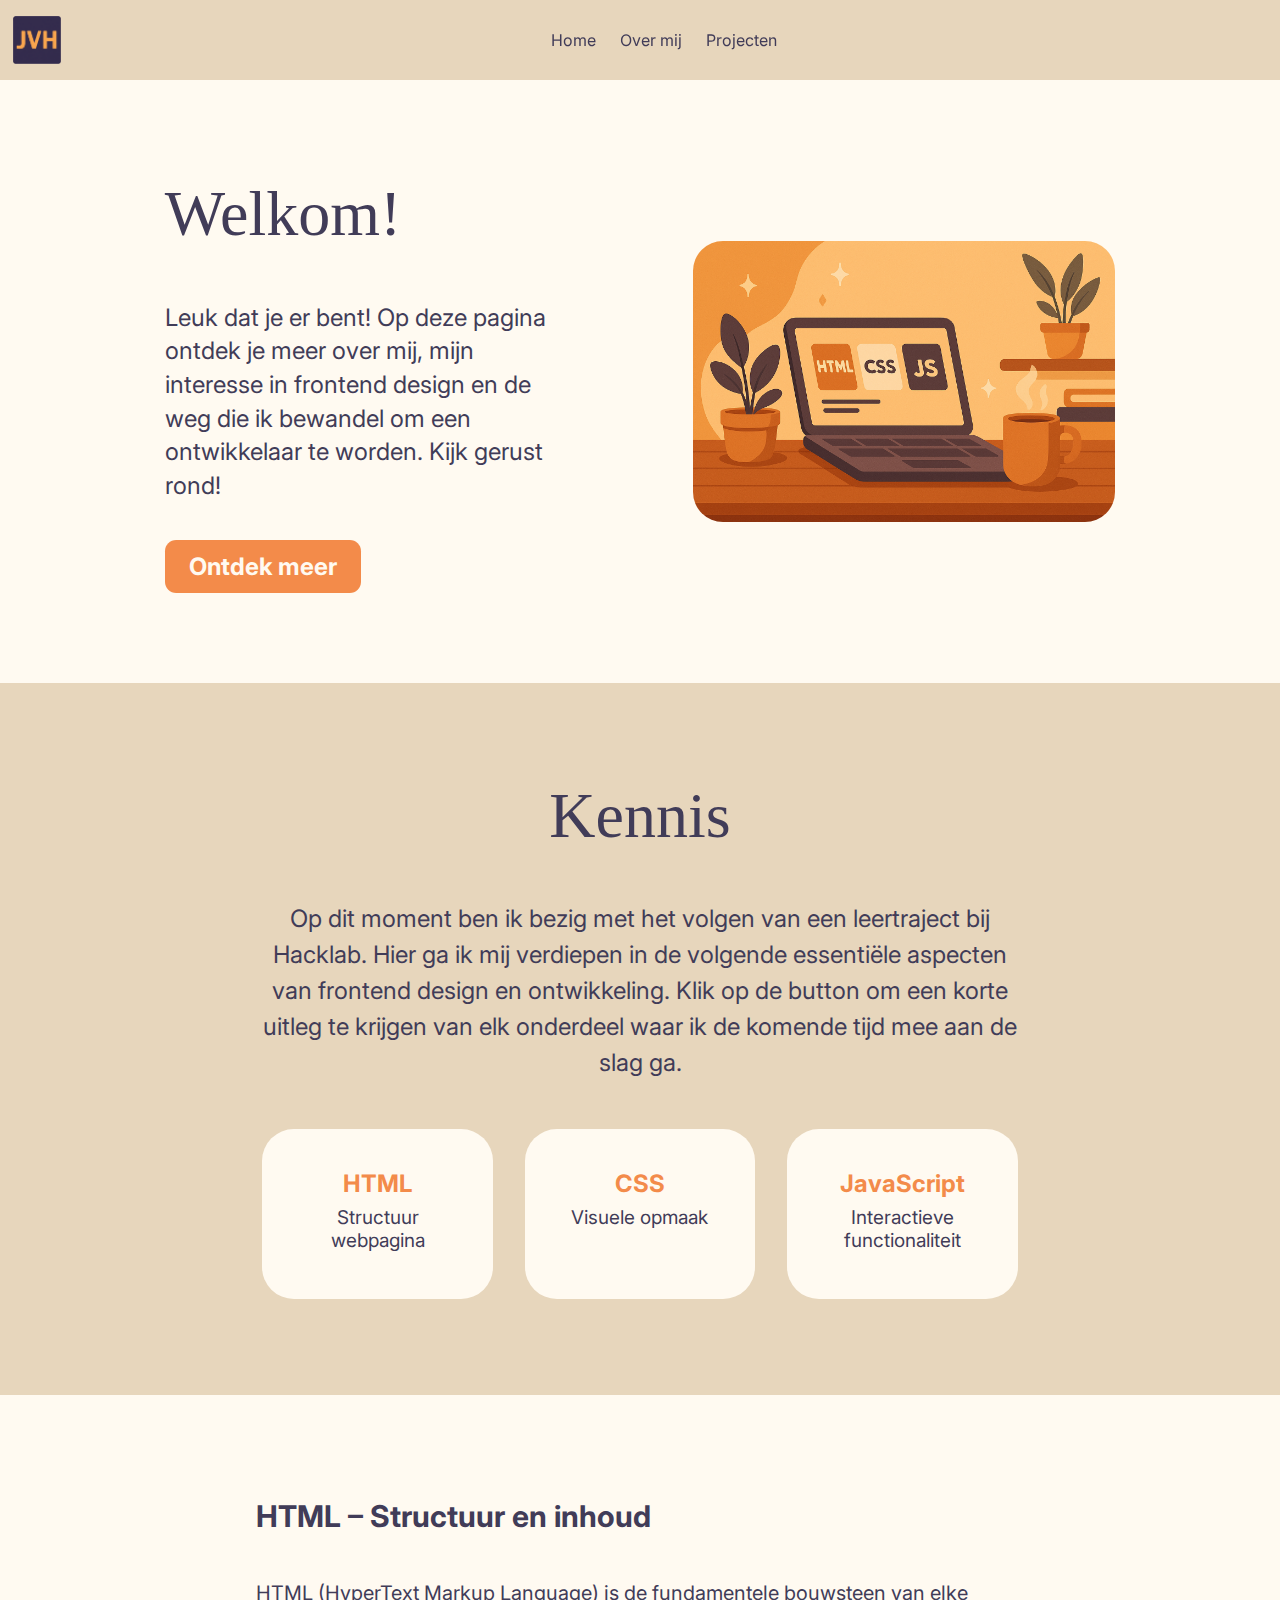
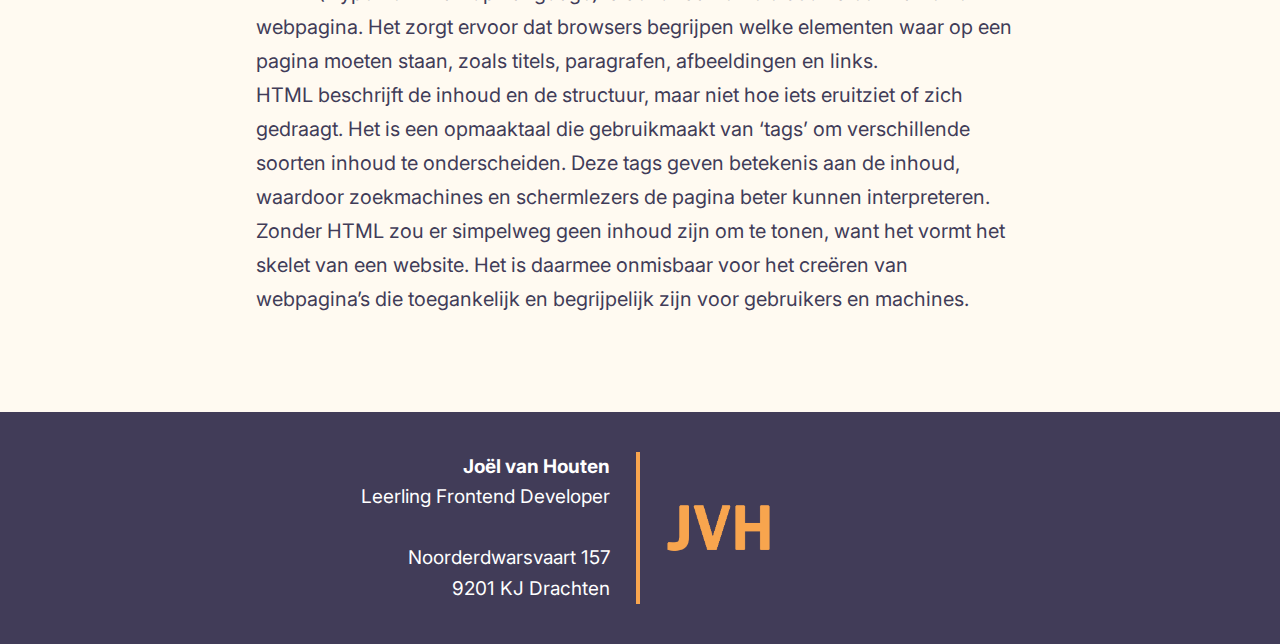
<file: index.html>
<!DOCTYPE html>
<html lang="nl">
    <head>
        <meta charset="UTF-8">
        <meta name="viewport" content="width=device-width, initial-scale=1">

        <title>Home - Profiel - Joel van Houten</title>

        <link rel="icon" type="image/png" href="favicon-128x128.png"/>
        <link rel="stylesheet" href="style/style.css">

        <link rel="preconnect" href="https://fonts.googleapis.com">
        <link rel="preconnect" href="https://fonts.gstatic.com" crossorigin>
        <link href="https://fonts.googleapis.com/css2?family=Inter:ital,opsz,wght@0,14..32,100..900;1,14..32,100..900&family=Kreon:wght@300..700&display=swap" rel="stylesheet">
    </head>

    <body>
        <nav id="navbar"></nav>
        <section id="hero">
            <div class="hero-container-left">
                <h1 class="hero-heading-tekst">Welkom!</h1>
                <p class="hero-inleiding">
                    Leuk dat je er bent! Op deze pagina ontdek je meer over mij, mijn interesse in frontend design en de weg die ik bewandel om een ontwikkelaar te worden. Kijk gerust rond!
                </p>
                <a href="../pages/projecten.html" class="hero-button">Ontdek meer</a>
            </div>
            <div class="hero-container-right">
                <img src="images/hero.png" alt="Hero Image" class="hero-img">
            </div>    
        </section>
        <section id="kennis">
            <div class="kennis-container">  
                <div class="kennis-heading-tekst">Kennis</div>
                    <p class="kennis-inleiding">
                        Op dit moment ben ik bezig met het volgen van een leertraject bij Hacklab. Hier ga ik mij verdiepen in de volgende essentiële aspecten van frontend design en ontwikkeling. Klik op de button om een korte uitleg te krijgen van elk onderdeel waar ik de komende tijd mee aan de slag ga.
                    </p>
                    <div class="kennis-buttons-container">
                        <div class="kennis-button" onclick="kennisUitleg('HTML')">
                            <h2 class="kennis-button-heading">HTML</h2>
                            <p class="kennis-button-tekst">Structuur webpagina</p>
                        </div>
                        <div class="kennis-button" onclick="kennisUitleg('CSS')">
                            <h2 class="kennis-button-heading">CSS</h2>
                            <p class="kennis-button-tekst">Visuele opmaak</p>
                        </div>
                        <div class="kennis-button" onclick="kennisUitleg('JavaScript')">
                            <h2 class="kennis-button-heading">JavaScript</h2>
                            <p class="kennis-button-tekst">Interactieve functionaliteit</p>
                        </div>
                    </div>
            </div>
        </section>
        <section id="kennis-uitleg">
            <div id="kennis-uitleg-container">
                <h2>HTML – Structuur en inhoud</h2>
                <br>
                <p>
                    HTML (HyperText Markup Language) is de fundamentele bouwsteen van elke webpagina. 
                    Het zorgt ervoor dat browsers begrijpen welke elementen waar op een pagina moeten staan, 
                    zoals titels, paragrafen, afbeeldingen en links.
                </p>
                <p>
                    HTML beschrijft de inhoud en de structuur, maar niet hoe iets eruitziet of zich gedraagt. 
                    Het is een opmaaktaal die gebruikmaakt van ‘tags’ om verschillende soorten inhoud te onderscheiden. 
                    Deze tags geven betekenis aan de inhoud, waardoor zoekmachines en schermlezers de pagina beter kunnen interpreteren.
                </p>
                <p>
                    Zonder HTML zou er simpelweg geen inhoud zijn om te tonen, want het vormt het skelet van een website. 
                    Het is daarmee onmisbaar voor het creëren van webpagina’s die toegankelijk en begrijpelijk zijn 
                    voor gebruikers en machines.
                </p>
            </div>
        </section>
        <footer id="footer"></footer>
        <script src="js/laad-layout.js"></script> 
        <script src="js/laad-kennis.js"></script>    
    </body>
</html>
</file>
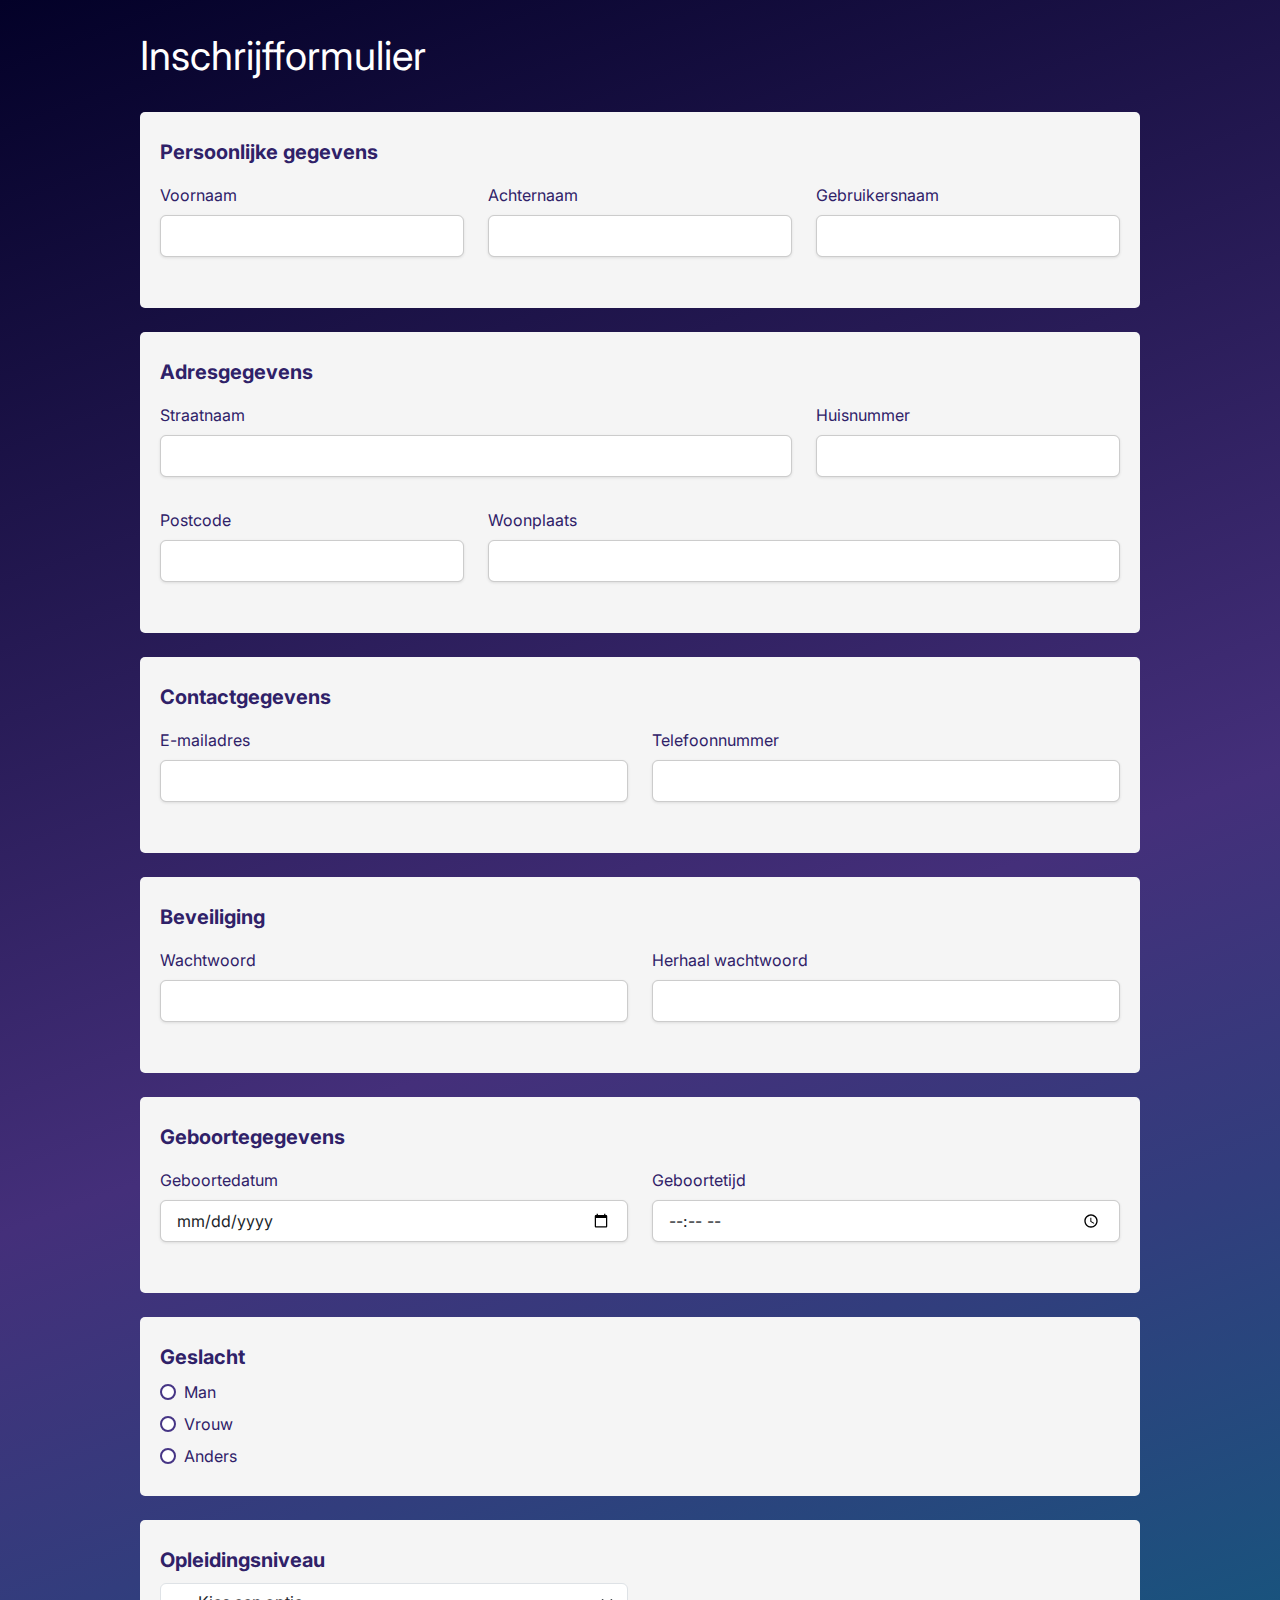
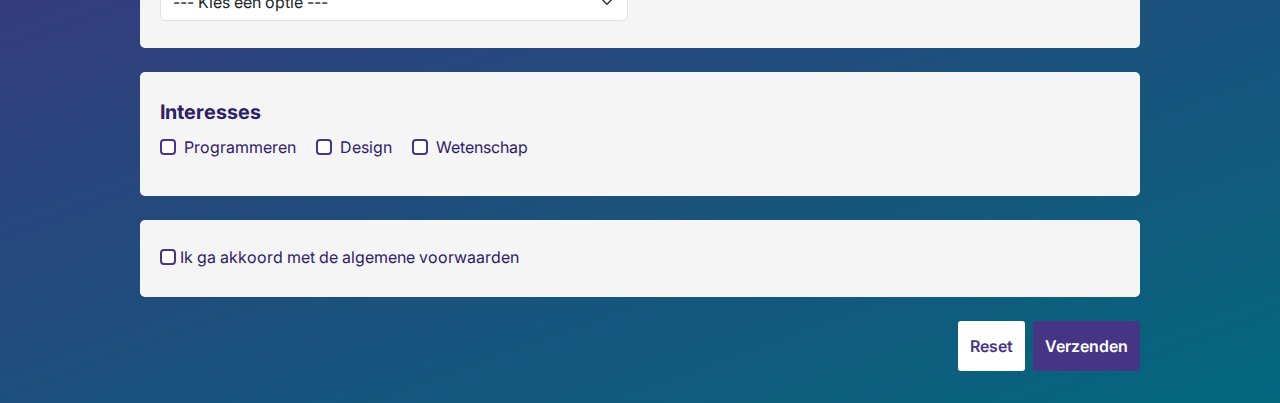
<file: projecten/project_inschrijfformulier/index.html>
<!DOCTYPE html>
<html lang="nl">
<head>
    <meta charset="UTF-8">
    <meta name="viewport" content="width=device-width, initial-scale=1">
    <title>Inschrijfformulier</title>

    <link rel="icon" type="image/png" href="favicon-512x512.png"/>
    <link href="https://cdn.jsdelivr.net/npm/bootstrap@5.3.7/dist/css/bootstrap.min.css" rel="stylesheet" crossorigin="anonymous">
    <link rel="stylesheet" href="style/style.css">
    <link rel="preconnect" href="https://fonts.googleapis.com">
    <link rel="preconnect" href="https://fonts.gstatic.com" crossorigin>
    <link href="https://fonts.googleapis.com/css2?family=Inter:wght@400;700&family=Kreon:wght@300..700&display=swap" rel="stylesheet">
</head>

<body>
    <form id="registrationForm" onsubmit="return validateForm()">
        <h1>Inschrijfformulier</h1>

        <fieldset>
            <legend>Persoonlijke gegevens</legend>
            <div class="row">
                <div class="col-md-4 mb-3">
                    <label for="FirstName">Voornaam</label>
                    <input type="text" id="FirstName" class="form-control" name="FirstName" validate="required|min:2|max:10">
                    <div for="FirstName" class="error"></div>
                </div>
                <div class="col-md-4 mb-3">
                    <label for="LastName">Achternaam</label>
                    <input type="text" id="LastName" class="form-control" name="LastName" validate="required|min:2|max:10">
                    <div for="LastName" class="error"></div>
                </div>
                <div class="col-md-4 mb-3">
                    <label for="UserName">Gebruikersnaam</label>
                    <input type="text" id="UserName" class="form-control" name="UserName" validate="required|min:2|max:25|noSpaces">
                    <div for="UserName" class="error"></div>
                </div>
            </div>
        </fieldset>

        <fieldset>
            <legend>Adresgegevens</legend>
            <div class="row">
                <div class="col-md-8 mb-3">
                    <label for="StreetName">Straatnaam</label>
                    <input type="text" id="StreetName" class="form-control" name="StreetName" validate="required|min:1|max:50">
                    <div for="StreetName" class="error"></div>
                </div>
                <div class="col-md-4 mb-3">
                    <label for="HouseNumber">Huisnummer</label>
                    <input type="text" id="HouseNumber" class="form-control" name="HouseNumber" validate="required|min:1|max:10|numeric">
                    <div for="HouseNumber" class="error"></div>
                </div>
            </div>

            <div class="row">
                <div class="col-md-4 mb-3">
                    <label for="PostalCode">Postcode</label>
                    <input type="text" id="PostalCode" class="form-control" name="PostalCode" validate="required|min:4|max:10|postcode">
                    <div for="PostalCode" class="error"></div>
                </div>
                <div class="col-md-8 mb-3">
                    <label for="Residence">Woonplaats</label>
                    <input type="text" id="Residence" class="form-control" name="Residence" validate="required|min:2|max:50">
                    <div for="Residence" class="error"></div>
                </div>
            </div>
        </fieldset>

        <fieldset>
            <legend>Contactgegevens</legend>
            <div class="row">
                <div class="col-md-6 mb-3">
                    <label for="Email">E-mailadres</label>
                    <input type="email" id="Email" class="form-control" name="Email" validate="required|email">
                    <div for="Email" class="error"></div>
                </div>
                <div class="col-md-6 mb-3">
                    <label for="Telephone">Telefoonnummer</label>
                    <input type="text" id="Telephone" class="form-control" name="Telephone" validate="required|min:2|max:20">
                    <div for="Telephone" class="error"></div>
                </div>
            </div>
        </fieldset>

        <fieldset>
            <legend>Beveiliging</legend>
            <div class="row">
                <div class="col-md-6 mb-3">
                    <label for="Password">Wachtwoord</label>
                    <input type="password" id="Password" class="form-control" name="Password" validate="required|min:6|max:20">
                    <div for="Password" class="error"></div>
                </div>
                <div class="col-md-6 mb-3">
                    <label for="RepeatPassword">Herhaal wachtwoord</label>
                    <input type="password" id="RepeatPassword" class="form-control" name="RepeatPassword" validate="required|match:Password">
                    <div for="RepeatPassword" class="error"></div>
                </div>
            </div>
        </fieldset>

        <fieldset>
            <legend>Geboortegegevens</legend>
            <div class="row">
                <div class="col-md-6 mb-3">
                    <label for="birthday" class="form-label">Geboortedatum</label>
                    <input type="date" id="birthday" name="birthday" class="form-control">
                    <div for="birthday" class="error"></div>
                </div>
                <div class="col-md-6 mb-3">
                    <label for="birthtime" class="form-label">Geboortetijd</label>
                    <input type="time" id="birthtime" name="birthtime" class="form-control">
                    <div for="birthtime" class="error"></div>
                </div>
            </div>
        </fieldset>

        <fieldset class="mb-3">
            <legend class="form-label">Geslacht</legend>
            <div class="form-check">
                <input class="form-check-input" type="radio" name="gender" id="genderMan" value="man" validate="required">
                <label class="form-check-label" for="genderMan">Man</label>
            </div>
            <div class="form-check">
                <input class="form-check-input" type="radio" name="gender" id="genderVrouw" value="vrouw">
                <label class="form-check-label" for="genderVrouw">Vrouw</label>
            </div>
            <div class="form-check">
                <input class="form-check-input" type="radio" name="gender" id="genderAnders" value="anders">
                <label class="form-check-label" for="genderAnders">Anders</label>
            </div>
            <div for="gender" class="error"></div>
        </fieldset>

        <fieldset class="mb-3">
            <legend class="form-label">Opleidingsniveau</legend>
            <div class="row">
                <div class="col-md-6">
                    <select class="form-select" id="educationLevel" name="educationLevel" validate="required">
                        <option value="" disabled selected>--- Kies een optie ---</option>
                        <option value="vmbo">VMBO</option>
                        <option value="mbo">MBO</option>
                        <option value="havo">HAVO</option>
                        <option value="vwo">VWO</option>
                        <option value="hbo">HBO</option>
                        <option value="universiteit">Universiteit</option>
                    </select>
                </div>
                <div for="educationLevel" class="error"></div>
            </div>
        </fieldset>

        <fieldset class="mb-3">
            <legend class="form-label">Interesses</legend>
            <div class="form-check form-check-inline">
                <input class="form-check-input" type="checkbox" id="interesseProgrammeren" name="interesses[]" value="Programmeren" validate="required">
                <label class="form-check-label" for="interesseProgrammeren">Programmeren</label>
            </div>
            <div class="form-check form-check-inline">
                <input class="form-check-input" type="checkbox" id="interesseDesign" name="interesses[]" value="Design">
                <label class="form-check-label" for="interesseDesign">Design</label>
            </div>
            <div class="form-check form-check-inline">
                <input class="form-check-input" type="checkbox" id="interesseWetenschap" name="interesses[]" value="Wetenschap">
                <label class="form-check-label" for="interesseWetenschap">Wetenschap</label>
            </div>
            <div for="Interesses" class="error"></div>
        </fieldset>

        <fieldset class="mb-3">
            <label class="form-check-label" for="algemeneVoorwaarden">
                <input class="form-check-input" type="checkbox" id="algemeneVoorwaarden" name="algemeneVoorwaarden" validate="required|Agreement">
                Ik ga akkoord met de algemene voorwaarden
            </label>
            <div for="algemeneVoorwaarden" class="error"></div>
        </fieldset>

        <div class="d-flex justify-content-end gap-2">
            <button type="reset" class="btn btn-secondary">Reset</button>
            <button type="submit" class="btn btn-primary">Verzenden</button>
        </div>
    </form>

<script>
document.addEventListener('DOMContentLoaded', () => {
    const form = document.getElementById('registrationForm');
    const inputs = document.querySelectorAll('[validate]');
    
    const foutmeldingen = {
        UserName: {
            required: "Gebruikersnaam is verplicht.",
            min: "Gebruikersnaam moet minimaal 2 tekens bevatten.",
            max: "Gebruikersnaam mag maximaal 30 tekens bevatten.",
            noSpaces: "Gebruikersnaam mag geen spaties bevatten."
        },

        birthday: {
            required: "Geboortedatum is verplicht.",
            past: "Geboortedatum moet in het verleden liggen."
        },
        gender: {
            required: "Kies een geslacht."
        },
        interesses: {
            required: "Kies minimaal één interesse."
        },

        PostalCode: {
            required: "Postcode is verplicht.",
            min: "Postcode moet minimaal 4 tekens bevatten.",
            max: "Postcode mag maximaal 10 tekens bevatten.",
            postcode: "Ongeldige postcode. Gebruik formaat 1234AB of 1234 AB."
        }
    };
});
</script>

</body>
</html>
</file>
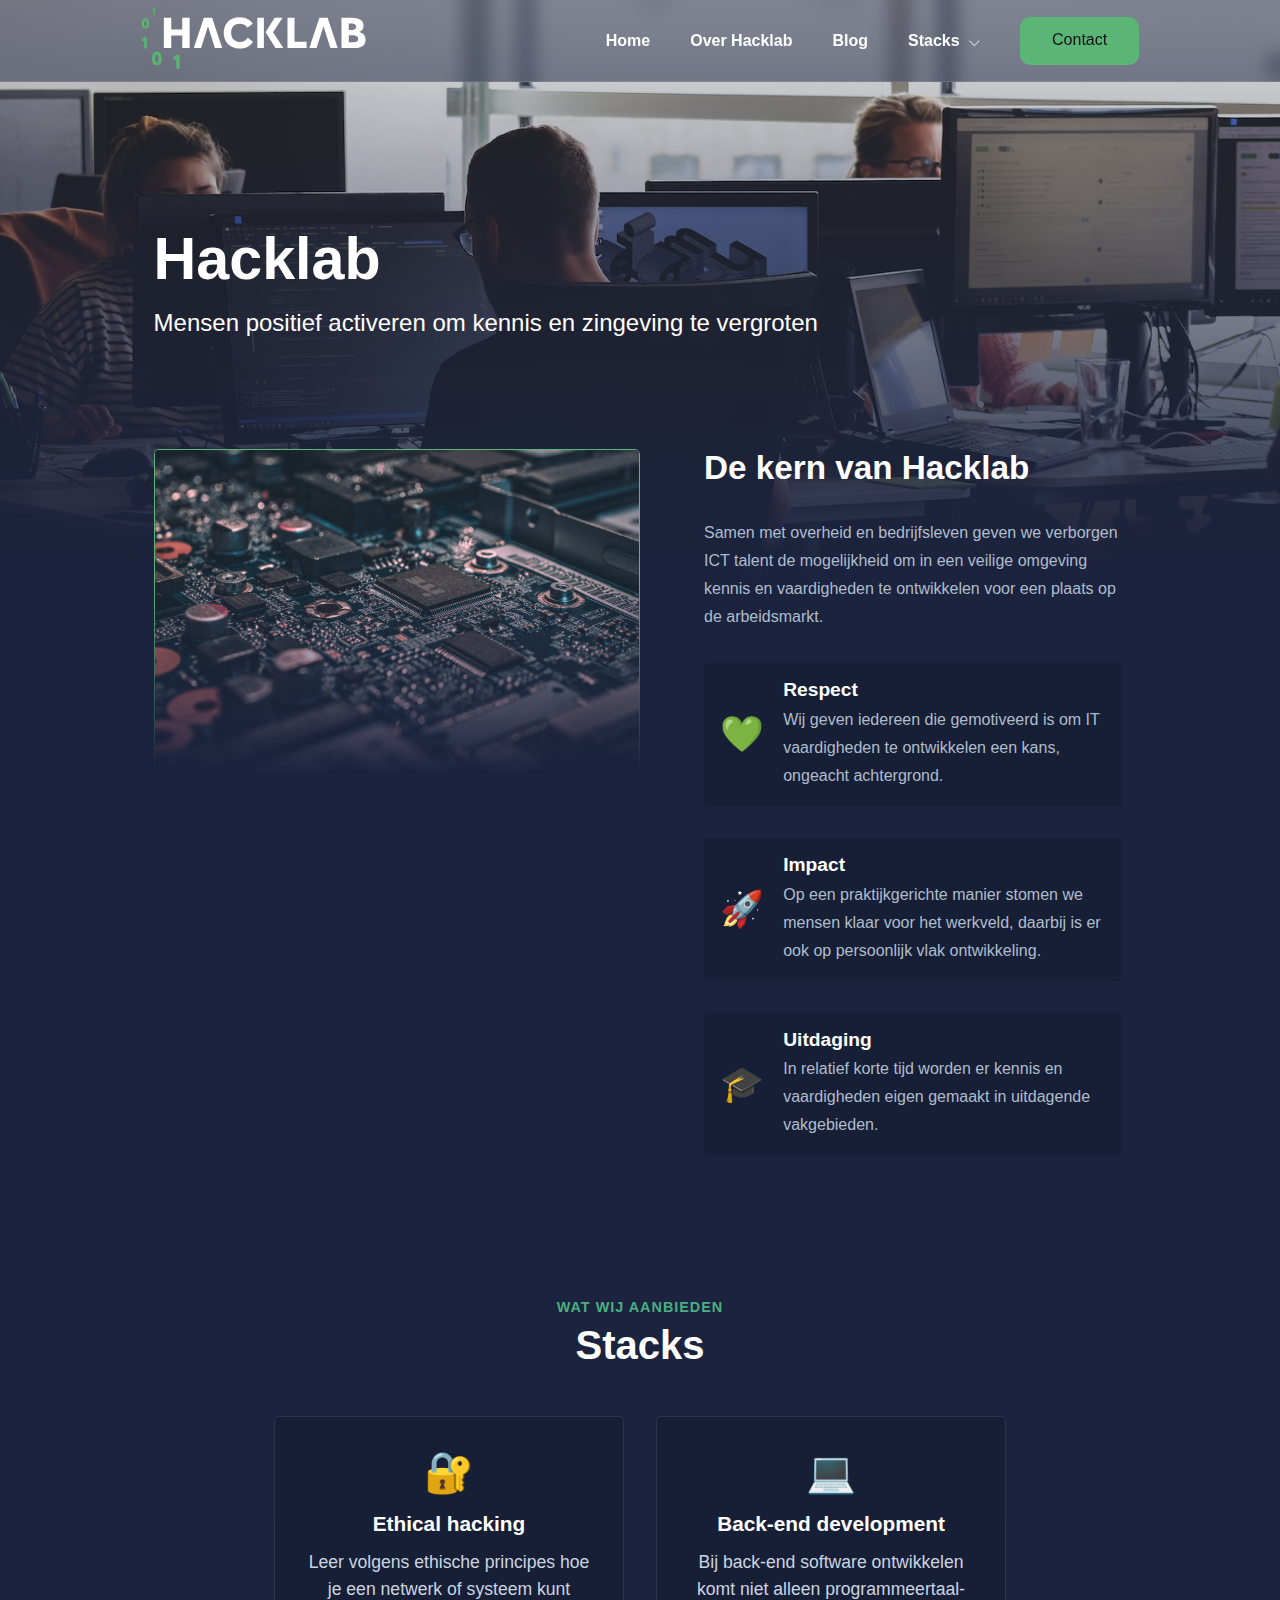
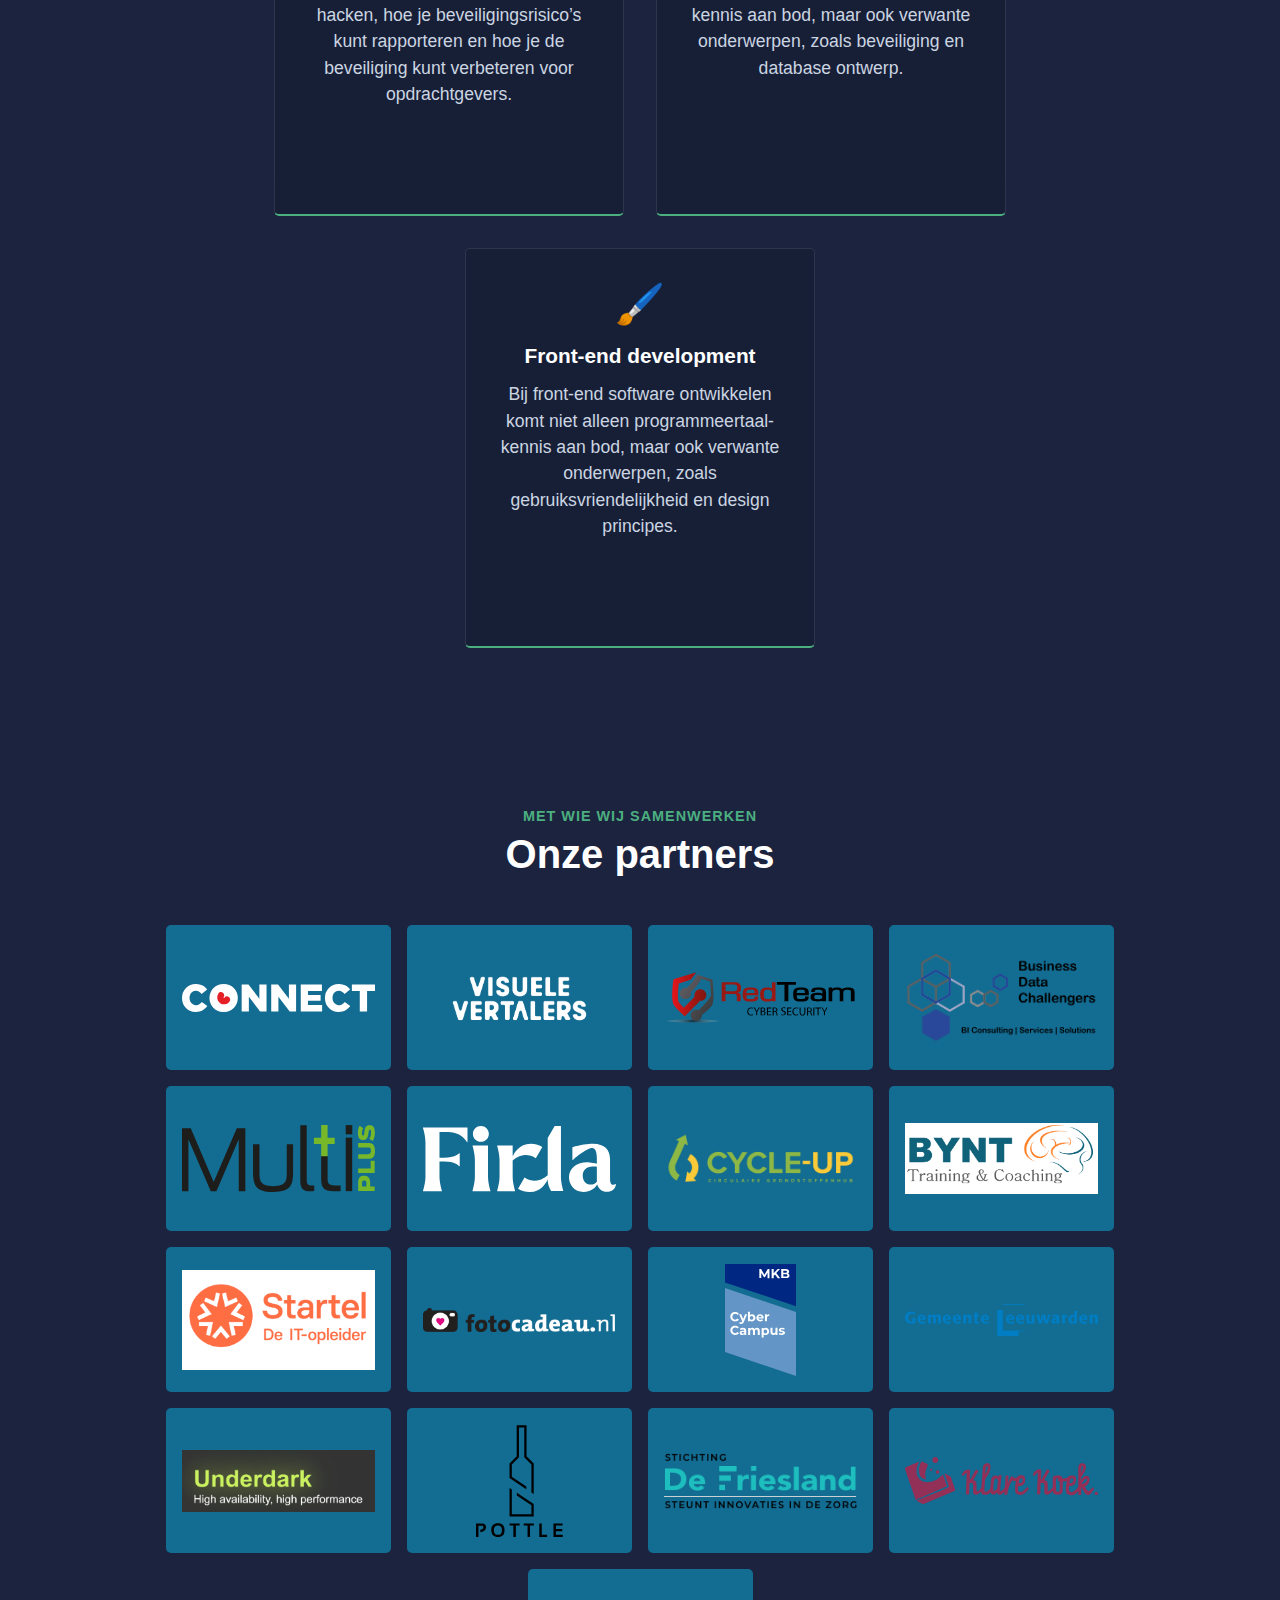
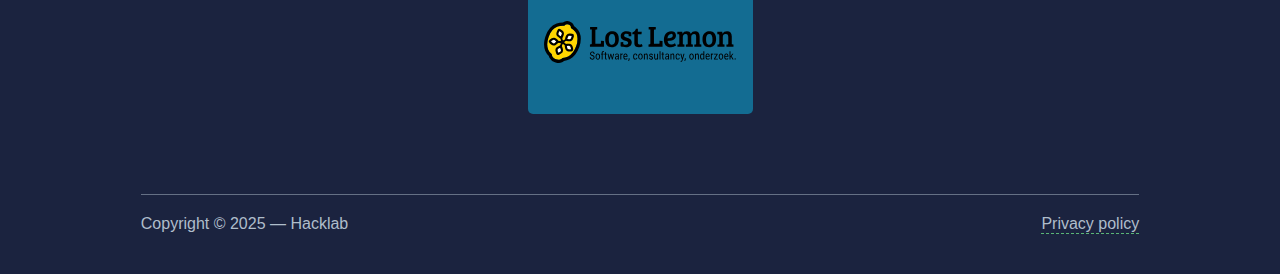
<file: projecten/project_static_hacklab/index.html>
<!DOCTYPE html>
<html lang="nl">
<head>	
	<title>Hacklab :: Hacklab</title>
	<meta charset="UTF-8">
	<meta name="viewport" content="width=device-width, initial-scale=1.0">
	<link rel="stylesheet" href="resources/css/style.css">
	<link rel="shortcut icon" href="resources/images/favicon.png" type="image/x-icon"/>
    <link rel="stylesheet" href="https://unpkg.com/boxicons@latest/css/boxicons.min.css">
    <link href="https://fonts.cdnfonts.com/css/kreadon" rel="stylesheet">
    <link href="https://fonts.cdnfonts.com/css/inter" rel="stylesheet">
</head>

<body>
	<header>
		<div class="bx bx-menu" id="menu-icon"></div>

		<a href="index.html"><img class="logo" src="resources/images/hacklab-logo.svg" alt="Logo met tekst"></a>
			
			<ul class="navlist">
				<li><a href="index.html">Home</a></li>
				<li><a href="index.html">Over Hacklab</a></li>
				<li><a href="index.html">Blog</a></li>
				<li>
					<div class="dropdown">Stacks <span class="caret">⌵</span>
						<div class="dropdown-content">
							<a href="#">Ethical Hacking</a>
							<a href="#">Front-End Development</a>
							<a href="#">Back-End Development</a>
 						</div>
					</div>
				</li>
				<li><a href="index.html" class="btn-contact"><span>Contact</span></a></li>
			</ul>


						
			<ul class="dropdown_navlist">
				<li><a href="index.html">Home</a></li>
				<li><a href="index.html">Over Hacklab</a></li>
				<li><a href="index.html">Blog</a></li>
				<li><a href="#">Stacks <span class="caret">⌵</span></a></li>
					<li class="dropdown-tab"><a href="index.html">Ethical Hacking</a></li>
					<li class="dropdown-tab"><a href="index.html">Front-End Development</a></li>
					<li class="dropdown-tab"><a href="index.html">Back-End Development</a></li>
				<li><a href="index.html" class="btn-contact"><span>Contact</span></a></li>
			</ul>
	</header>

	<div id="full-container">
	</div>
	<div id="content-container">
		<div class="hero">
			<div class="hero-text">
				<h1>Hacklab</h1>
				<p>Mensen positief activeren om kennis en zingeving te vergroten</p>
			</div>
			<div class="section-content">
				<div class="image-wrapper">
					<img src="resources/images/home-printplaat.jpg" alt="Close-up van een printplaat">
				</div>
				<div class="text-block">
					<h2>De kern van Hacklab</h2>
					<p class="text-intro">
						Samen met overheid en bedrijfsleven geven we verborgen ICT talent de mogelijkheid
						om in een veilige omgeving kennis en vaardigheden te ontwikkelen voor een plaats op
						de arbeidsmarkt.
					</p>
					<div class="feature">
						<div class="icon">💚</div>
						<div>
							<h3>Respect</h3>
							<p>Wij geven iedereen die gemotiveerd is om IT vaardigheden te ontwikkelen een kans, ongeacht achtergrond.</p>
						</div>
					</div>
					<div class="feature">
						<div class="icon">🚀</div>
						<div>
							<h3>Impact</h3>
							<p>Op een praktijkgerichte manier stomen we mensen klaar voor het werkveld, daarbij is er ook op persoonlijk vlak ontwikkeling.</p>
						</div>
					</div>
					<div class="feature">
						<div class="icon">🎓</div>
						<div>
							<h3>Uitdaging</h3>
							<p>In relatief korte tijd worden er kennis en vaardigheden eigen gemaakt in uitdagende vakgebieden.</p>
						</div>
					</div>
				</div>
			</div>
		</div>
		<section class="stacks">
			<h4>WAT WIJ AANBIEDEN</h4>
			<h2>Stacks</h2>
			<div class="stack-cards">
				<a href="index.html"><div class="stack-card">
					<div class="stack-icon">🔐</div>
					<h3>Ethical hacking</h3>
					<p>Leer volgens ethische principes hoe je een netwerk of systeem kunt hacken, hoe je beveiligingsrisico’s kunt rapporteren en hoe je de beveiliging kunt verbeteren voor opdrachtgevers.</p>
				</div></a>
				<a href="index.html"><div class="stack-card">
					<div class="stack-icon">💻</div>
					<h3>Back-end development</h3>
					<p>Bij back-end software ontwikkelen komt niet alleen programmeertaal-kennis aan bod, maar ook verwante onderwerpen, zoals beveiliging en database ontwerp.</p>
				</div></a>
				<a href="index.html"><div class="stack-card">
					<div class="stack-icon">🖌️</div>
					<h3>Front-end development</h3>
					<p>Bij front-end software ontwikkelen komt niet alleen programmeertaal-kennis aan bod, maar ook verwante onderwerpen, zoals gebruiksvriendelijkheid en design principes.</p>
				</div></a>
			</div>
		</section>
			<section class="partners">
			<h4>MET WIE WIJ SAMENWERKEN</h4>
			<h2>Onze partners </h2>
			<div class="partner-cards">
				<a href="index.html"><div class="partner-card">
					<img src="resources/images/logo-connect.svg"></src>
				</div></a>
				<a href="index.html"><div class="partner-card">
					<img src="resources/images/logo-visuele-vertalers.png"></src>
				</div></a>
				<a href="index.html"><div class="partner-card">
					<img src="resources/images/logo-red-team-cyber-security.svg"></src>
				</div></a>
				<a href="index.html"><div class="partner-card">
					<img src="resources/images/logo-business-data-challengers.png"></src>
				</div></a>
				<a href="index.html"><div class="partner-card">
					<img src="resources/images/logo-multiplus-media.svg"></src>
				</div></a>
				<a href="index.html"><div class="partner-card">
					<img src="resources/images/logo-firda.svg"></src>
				</div></a>
				<a href="index.html"><div class="partner-card">
					<img src="resources/images/logo-cycle-up.png"></src>
				</div></a>
				<a href="index.html"><div class="partner-card">
					<img src="resources/images/logo-bynt-coaching-en-training.png"></src>
				</div></a>
				<a href="index.html"><div class="partner-card">
					<img src="resources/images/logo-startel.png"></src>
				</div></a>
				<a href="index.html"><div class="partner-card">
					<img src="resources/images/logo-fotocadeau.webp"></src>
				</div></a>
				<a href="index.html"><div class="partner-card">
					<img src="resources/images/logo-mkb-cyber-campus.svg"></src>
				</div></a>
				<a href="index.html"><div class="partner-card">
					<img src="resources/images/logo-gemeente-leeuwarden.svg"></src>
				</div></a>
				<a href="index.html"><div class="partner-card">
					<img src="resources/images/logo-underdark.png"></src>
				</div></a>
				<a href="index.html"><div class="partner-card">
					<img src="resources/images/logo-pottle.svg"></src>
				</div></a>
				<a href="index.html"><div class="partner-card">
					<img src="resources/images/logo-stichting-de-friesland.png"></src>
				</div></a>
				<a href="index.html"><div class="partner-card">
					<img src="resources/images/logo-klare-koek.svg"></src>
				</div></a>
				<a href="index.html"><div class="partner-card">
					<img src="resources/images/logo-lost-lemon.svg"></src>
				</div></a>
			</div>
		</section>
</div>


	<footer>
		<div class="footer-left">Copyright © 2025 — Hacklab</div>
		<div class="footer-right"><a href="index.html">Privacy policy</a></div>
	</footer>
</body>
<script src="resources/js/home.js"></script> 
</html>
</file>
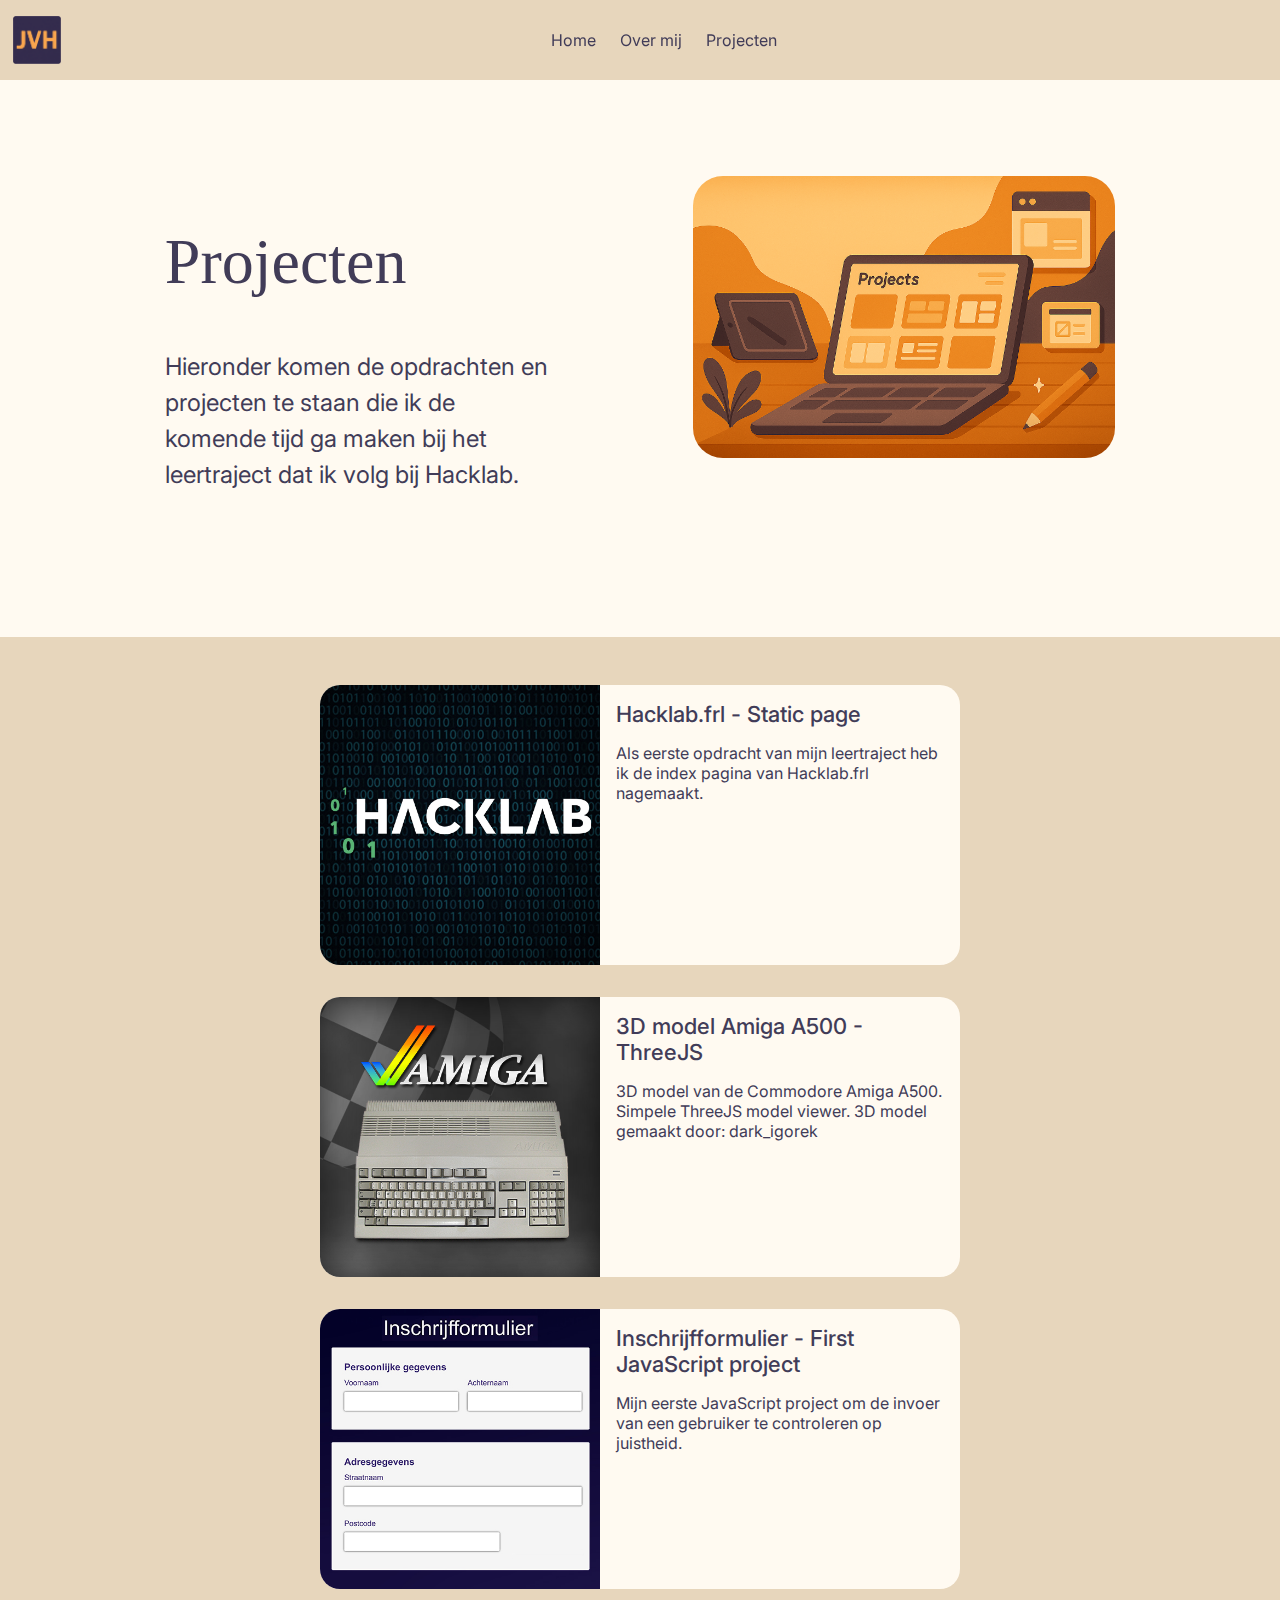
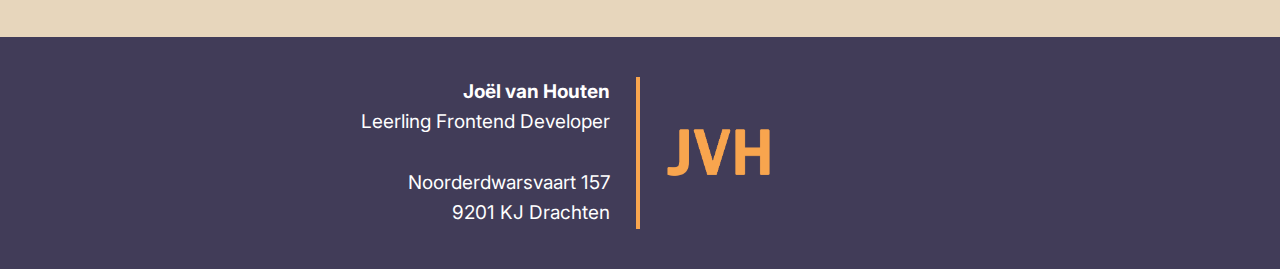
<file: pages/projecten.html>
<!DOCTYPE html>
<html lang="nl">
    <head>
        <meta charset="UTF-8">
        <meta name="viewport" content="width=device-width, initial-scale=1">

        <title>Projecten - Profiel - Joel van Houten</title>

        <link rel="icon" type="../image/png" href="/favicon-128x128.png"/>
        <link rel="stylesheet" href="/style/style.css">

        <link rel="preconnect" href="https://fonts.googleapis.com">
        <link rel="preconnect" href="https://fonts.gstatic.com" crossorigin>
        <link href="https://fonts.googleapis.com/css2?family=Inter:ital,opsz,wght@0,14..32,100..900;1,14..32,100..900&family=Kreon:wght@300..700&display=swap" rel="stylesheet">
    </head>

    <body>
        <nav id="navbar"></nav>
        <div id="projecten">
            <div class="projecten-intro-left-container">
                <div class="projecten-intro-heading-text">Projecten</div>
                <div class="projecten-intro-text">Hieronder komen de opdrachten en projecten te staan die ik de komende tijd ga maken bij het leertraject dat ik volg bij Hacklab.</div>
            </div>
            <div class="projecten-intro-right-container">
                <img src="../images/projects.png" alt="Projects Image" class="projecten-img">  
            </div>
        </div>
        <div id="projecten-item-box">
            <div class="projecten-item-container">
                <a href="../projecten/project_static_hacklab/" ><div class="projecten-item">
                    <div class="projecten-item-left-box">
                        <img src="../images/project-hacklab-site.jpg" alt="Project Image" class="projecten-item-img">
                    </div>
                    <div class="projecten-item-right-box">
                        <div class="projecten-box-heading-text">Hacklab.frl - Static page</div>
                        <div class="projecten-box-text">
                            Als eerste opdracht van mijn leertraject heb ik de index pagina van Hacklab.frl nagemaakt.
                        </div>
                    </div>
                </div>
                </a>
                <a href="../projecten/project_3d_amiga/" ><div class="projecten-item">
                    <div class="projecten-item-left-box">
                        <img src="../images/project-3d-amiga.jpg" alt="Project Image" class="projecten-item-img">
                    </div>
                    <div class="projecten-item-right-box">
                        <div class="projecten-box-heading-text">3D model Amiga A500 - ThreeJS</div>
                        <div class="projecten-box-text">
                            3D model van de Commodore Amiga A500. Simpele ThreeJS model viewer. 3D model gemaakt door: dark_igorek 
                        </div>
                    </div>
                </div>
                </a>
                <a href="../projecten/project_inschrijfformulier/" ><div class="projecten-item">
                    <div class="projecten-item-left-box">
                        <img src="../images/project-inschrijfformulier.jpg" alt="Project Image" class="projecten-item-img">
                    </div>
                    <div class="projecten-item-right-box">
                        <div class="projecten-box-heading-text">Inschrijfformulier - First JavaScript project</div>
                        <div class="projecten-box-text">
                            Mijn eerste JavaScript project om de invoer van een gebruiker te controleren op juistheid.
                        </div>
                    </div>
                </div>
                </a>
            </div>
        </div>
        <footer id="footer"></footer>
        <script src="/js/laad-layout.js"></script> 
        <script src="/js/laad-kennis.js"></script>    
    </body>
</html>
</file>
<file: style/style.css>
*{
    margin : 0;
    padding: 0;
    box-sizing: border-box;
}

body{
    background-color: #fffaf1;
    color: #413c58;
    font-family: inter,sans-serif;
    font-size: 16px;
}

/* navbar styles */

#navbar{
    height: 5rem;
    background-color: #e7d6bc;
    display: flex;
}

.navbar-container{
    display: flex;
    flex-wrap: inherit;
    align-items: center;
    --bs-gutter-x: 1.5rem;
    --bs-gutter-y: 0;
    width: 100%;
    padding-right: 0.8rem;
    padding-left: 0.8rem;
    margin-right: auto;
    margin-left: auto;
}

.navbar-logo{
    block-size: 3rem;
}

img{
    vertical-align: middle;
}

.navbar-menu{
    display: flex;
    flex-basis: auto;
    margin-right: auto;
    margin-left: auto;
}

.navbar-ul{
    display: flex;
    gap: 1.5rem;
}

.navbar-li{
    list-style-type: none;
}

.nav-link{
    text-decoration: none;
    color: #413c58;
    display: inline-block;
    transition: transform 0.3s ease;
    will-change: transform;
}

.nav-link:hover{
    transform: scale(1.1) translateZ(0);
    color: #141414;
}

/* index styles */

#hero{
    padding-block: 6rem;
    justify-content: center;
    align-items: center;
    display:flex;
    margin-left: auto;
    margin-right: auto;
    gap: 9rem;
}

.hero-container-left{
    flex: 0 0 auto;
    width: 30%;
    line-height: 2.1rem;
}

.hero-heading-tekst{
    font-size: 64px;
    font-family: serif;
    margin-top: 0;
    margin-bottom: .5rem;
    font-weight: 500;
    line-height: 1.2;
}

.hero-inleiding{
    font-size: 24px;
    margin-block: 3rem;
}

.hero-button{
    background-color: #f38b4a;
    color: #fffaf1;
    border-radius: .7rem;
    padding: .75rem 1.5rem;
    text-decoration: none;
    font-size: 24px;
    box-sizing: border-box;
    font-weight: 700;
}

.hero-button:hover{
    background-color: #413c58;
}

.hero-container-right{
    flex: 0 0 auto;
    width: 33%;
}

.hero-img{
    max-width: 100%;
    height: auto;
    border-radius: 30px;
}

#kennis{
    padding-block: 6rem;
    background-color: #e7d6bc;
    justify-content: center;
    align-items: center;
    display:flex;
    margin-left: auto;
    margin-right: auto;
}

.kennis-container{
    flex: 0 0 auto;
    width: 60%;
}

.kennis-heading-tekst{
    font-size: 64px;
    font-family: serif;
    margin-top: 0;
    margin-bottom: .5rem;
    font-weight: 500;
    text-align: center;
}

.kennis-inleiding{
    font-size: 24px;
    margin-block: 3rem;
    text-align: center;
    line-height: 1.5;
}

.kennis-buttons-container{
    display: flex;
    justify-content: center;
    align-items: center;
    gap: 2rem;
}

.kennis-button{
    background-color: #fffaf1;
    position: relative;
    padding: 2.5rem;
    border-radius: 2rem;
    height: 100%;
    width: 30%;
    transition: transform 0.3s;
    cursor: pointer;
    min-height: 170px;
}

.kennis-button:hover{
    transform: scale(1.07);
}

.kennis-button-heading{
    font-size: 24px;
    text-align: center;
    padding-bottom: 0.5rem;
    cursor: pointer;
    color: #f38b4a;
}

.kennis-button-tekst{
    font-size: 19px;
    text-align: center;
    cursor: pointer;
}

#kennis-uitleg{
    padding-block: 6rem;
    background-color: #fffaf1;
    justify-content: center;
    align-items: center;
    display:flex;
    margin-left: auto;
    margin-right: auto;
}

#kennis-uitleg-container{
    flex: 0 0 auto;
    width: 60%;
    font-size: 20px;
    line-height: 1.7;
    min-height: 330px;
}

/* footer styles */

#footer{
    padding-block: 2.25rem;
    background-color: #413c58;
    color: #fff;
    padding-block: 2.5rem;
    justify-content: center;
    align-items: center;
    display: flex;
    margin-left: auto;
    margin-right: auto;
}

.footer-container{
    flex: 0 0 auto;
    width: 70%;
    display: flex;
}

.footer-box-left{
    font-size: 19px;
    width: 50%;
    text-align: right;
    padding-right: 1.6rem;
    line-height: 1.6;
    border-right: 4px solid #f8a54e;
}

.footer-box-right{
    width: 50%;
    padding-left: 1.6rem;
    align-items: center;
    display: flex;
}

.footer-img{
    max-width: 25%;
}

/* over styles */

#overmij{
    padding-block: 6rem;
    background-color: rgb(109, 109, 109);
    background-image: url("../images/over-interesse.jpg");
    background-blend-mode: overlay;
    justify-content: center;
    align-items: center;
    display:flex;
    margin-left: auto;
    margin-right: auto;
    height: 445px;
    background-position: center;
    background-size: cover;
}

.overmij-container{
    display: flex;
    flex: 0 0 auto;
    width: 95%;
    margin-top: 440px;
}

.overmij-profiel-foto img{
    width: 200px;
    border-radius: 50%;
    border: 4px solid #fff;
    box-shadow: rgba(0, 0, 0, 0.35) 0px 5px 15px;
}

.overmij-profiel-titel{
    display: flex;
    flex-direction: column;
    margin-top: 45px;
    margin-left: 20px;
    color: #fff;
    font-size: 42px;
}

#overmij-info{
    background-color: #fff;
    justify-content: center;
    align-items: center;
    display:flex;
    margin-left: auto;
    margin-right: auto;
    position: relative;
    z-index: -5;
}

.overmij-container-info{
    display: flex;
    flex: 0 0 auto;
    width: 100%;
}

.overmij-container-info-left{
    position: relative;
    width: 21%;
    background-color: #413c58;
    z-index:-1;
}

.overmij-container-info-right{
    width: 100%;
    padding-block: 4rem;
    padding-left: 8rem;
    background-color: #fffaf1;
    padding-right: 8rem;
}

.overmij-heading-tekst{
    font-size: 50px;
    margin-bottom: 3rem;
    font-weight: 500;
    text-align: left;
}

.overmij-inleiding{
    margin-block:1rem;
    font-size: 20px;
    line-height: 1.5;
    text-align: left;
    font-family: inter;
}

.overmij-inleiding-img{
    max-width: 640px;
    width: 100%;
    height: auto;
    margin-bottom: 5px;
    margin-top: 25px;
}

.overmij-inleiding-img-text{
    display: flex;
    flex-direction: column;
    font-style: italic;
    margin-bottom: 20px;
}

.overmij-img-flex{
    display:flex;
    justify-content: center;
    flex-direction: column;
    align-content: center;
    align-items: center;
}

#overmij-video{
    padding-block: 2rem;
    background-color: #e7d6bc;
    justify-content: center;
    align-items: center;
    display:flex;
    flex-direction: column;
}

.overmij-video-container{
    flex: 0 0 auto;
    text-align:center;
    width: 70%;
}

.overmij-video-title{
    font-size: 24px;
    margin-bottom: 0.5rem;
    font-weight: 800;
    margin-top: 3rem;
}

.overmij-video{
    max-width: 1200px;
    margin-left: auto;
    margin-right: auto;
}

.overmij-video-text{
    margin-bottom: 1.5rem;
    font-size: 22px;
    margin-top: 1.5rem;
    text-align: left;
    line-height: 1.5;
}

.overmij-video-heading-tekst{
    font-size: 48px;
    text-align: center;
    margin-top: 3rem;
    margin-bottom: 3rem;
}

.overmij-video-subtitle{
    font-size: 14px;
    font-style:italic;
}

.gegevens {
    padding: 0px;
    border-radius: 10px;
    margin-block: 10rem;
    color: #fff;
}

.gegevens h2 {
    text-align: center;
    margin-bottom: 3rem;
    font-size: 1.4vw;
}
    
.gegevens-item {
    margin: 20px 0;
    display: flex;
    align-items: center;
    font-size: 17px;
    font-weight: 400;
}

.gegevens-item span {
    margin-left: 10px;
}

.gegevens-icon{
    font-size: 1.3em;
}

/* Projecten Style */

#projecten{
    padding-block: 6rem;
    background-color: #fffaf1;
    justify-content: center;
    display: flex;
    margin-left: auto;
    margin-right: auto;
    gap: 9rem;
}

.projecten-intro-left-container{
    flex: 0 0 auto;
    width: 30%;
    line-height: 2.1rem;
}

.projecten-intro-right-container{
    width: 33%;
}
.projecten-img{
    max-width: 100%;
    height: auto;
    border-radius: 30px;
}

.projecten-intro-heading-text{
    font-size: 64px;
    font-family: serif;
    margin-top:3rem;
    margin-bottom: .5rem;
    font-weight: 500;
    line-height: 1.2;
}

.projecten-intro-text{
    margin-block: 3rem;
    font-size: 24px;
    text-align: left;
    line-height: 1.5;
}

#projecten-item-box{
    padding-block: 1rem;
    background-color: #e7d6bc;
    justify-content: center;
    display: flex;
    margin-left: auto;
    margin-right: auto;
}

.projecten-item-container{
    flex: 0 0 auto;
    width: 50%;
}

.projecten-item-container a{
    text-decoration: none;
}

.projecten-item{
    width: 100%;
    background: #fffaf1;
    border-radius: 20px;
    height: 280px;
    margin-block: 2rem;
    display: flex;
    transition: all 0.3s ease-in-out;
}

.projecten-item:hover{
    scale: 1.03;    
}

.projecten-item-img{
    height: 100%;
    background-size: cover;
    object-fit: cover;
    border-radius: 20px 0px 0px 20px;
}

.projecten-item-left-box{
    height: 100%;
}

.projecten-item-right-box{
    padding: 1rem;
    height: 100%;
}

.projecten-box-heading-text{
    font-size: 22px;
    font-weight: 500;
    margin-bottom: 1rem;
    color: #413c58;
}

.projecten-box-text{
    color: #413c58;
}

/* mobile style */
@media only screen and (max-width: 1000px) {

/* index style mobile*/

#hero{
    flex-direction: column;
    padding-block: 4rem;
    gap: 4rem;
}

.hero-container-left,
.hero-container-right{
    width: 90%;

}

.hero-container-left{
    text-align: center;
}

.hero-heading-tekst{
    font-size: 64px;
}

/* kennis style mobile*/

#kennis{
    padding-block: 4rem;
    flex-direction: column;
}

.kennis-inleiding{
    font-size: 22px;
}

.kennis-container{
    width: 90%;
    text-align: center;
}

.kennis-button{
    width: 100%;
    min-height: 150px;
    margin-bottom: 20px;
}

.kennis-buttons-container{
    display: block;
}

#kennis-uitleg-container{
    width: 90%;
    font-size: 22px;
    text-align: left;
}

/* over style mobile*/

#overmij{
    background-image: url("../images/over-interesse-mobile.jpg");
    background-size: cover;
}

.overmij-profiel-foto img{
    width: 140px;
}

.overmij-profiel-titel{
    font-size: 24px;
    margin-top: 30px;
    font-weight: 500;
}

.overmij-heading-tekst{
    font-size: 48px;
    padding-block: 1rem;
    text-align: center;
}

.overmij-inleiding{
    text-align: left;
}

.overmij-container-info{
    padding-block: 0rem;
    display: block;
}

.overmij-container-info-left{
   width: 100%; 
}

.overmij-container-info-right{
   width: 100%; 
   padding-block: 3rem;
   padding-left: 25px;
   padding-right: 25px;
}

#overmij-video{
    padding-block: 0;
    padding-bottom: 4rem;
}

.overmij-video-container{
    width: 90%;
}

.overmij-video iframe{
    height: 300px;
}

.overmij-video-heading-tekst{
    font-size: 48px;
    text-align: center;
    margin-top: 4rem;
    margin-bottom: 3rem;
}

.gegevens{
    margin-block: 0;
    padding-top: 6rem;
    padding-bottom: 3rem;
}

.gegevens h2{
    font-weight: 500;
    font-size: 32px;
}

.gegevens-item{
    font-size: 18px;
}

/* footer style mobile*/

#footer{
    padding-block: 2rem;
}

.footer-container{
    width: 90%;
}

.footer-box-left{
    width: 80%;
    text-align: right;
    font-size: 16px;
}

.footer-box-right{
    width: 30%
}

.footer-img{
    max-width: 100%;
}

/* projecten style */

#projecten{
    display: flex;
    flex-direction: column;
    gap: 0;
    padding-block: 4rem;
    width: 90%;
}

.projecten-intro-left-container{
    width: 100%;
}

.projecten-intro-right-container{
    width: 100%;
}

.projecten-intro-heading-text{
    margin-top: 0;
    text-align: center;
}

.projecten-intro-text{
    text-align: center;
}

.projecten-item{
    display: flex;
    height: auto;
}

.projecten-item-container{
    width: 90%;
}

.projecten-item-left-box{
    border-radius: 20px 20px 0px 0px;
}

.projecten-box-heading-text{
    font-size: 17px;
}

.projecten-box-text{
    font-size: 13px;
}

.projecten-item-img{
    width: 100%;
}

}
</file>
<file: projecten/project_inschrijfformulier/style/style.css>
* {
    margin: 0;
    padding: 0;
    box-sizing: border-box;
}

body {
    background: linear-gradient(160deg, rgba(3, 1, 40, 1) 0%, rgba(68, 47, 122, 1) 50%, rgba(50, 61, 125, 1) 66%, rgba(3, 103, 126, 1) 100%);
    color: #413c58;
    font-size: 16px;
    font-family: 'Inter', sans-serif;
    min-height: 100vh;
    padding: 2rem;
}

form h1 {
    text-align: left;
    color: #ffffff;
    font-weight: 400;
    margin-bottom: 2rem;
}

form {
    max-width: 1000px;
    width: 100%;
    margin: 0 auto;
}

fieldset {
    background-color: #f5f5f5;
    border-radius: 5px;
    border: none;
    margin-bottom: 1.5rem !important;
    padding: 25px 20px 20px 20px !important;
    font-family: 'Inter', sans-serif;
}

legend {
    font-size: 20px;
    color: #2f2168;
    font-weight: bold;
    margin-bottom: 1rem;
}

label {
    color: #2f2168;
    font-weight: 400;
    margin-bottom: 0.5rem;
    display: block;
}

input.form-control {
    border: 1px solid #ccc;
    border-radius: 6px;
    padding: 0.5rem 1rem;
    font-size: 1rem;
    box-shadow: 0 1px 3px rgba(0,0,0,0.1);
}

.form-check-input[type="radio"] {
    border: 2px solid #463585;
    box-shadow: none;
}

.form-check-input[type="checkbox"] {
    border: 2px solid #463585;
    box-shadow: none;
}

#motivatie-textarea {
    border: 1px solid #463585;
    box-shadow: none;
}

.mb-3 {
    margin-bottom: 1.5rem !important;
}

.btn-secondary{
    background-color: #fff;
    color: #463585;
    font-weight: 600;
    border-radius: 3px;
    height: 50px;
    border: 0;
}

.btn-secondary:hover{
    background-color: #2d2d2d;
    color: #fff;
}

.btn-primary {
    background-color: #463585;
    color: #fff;
    font-weight: 600;
    border-radius: 3px;
    height: 50px;
    border: 0;
}

.btn-primary:hover {
    background-color: #2d2d2d;
    color: #fff;
}

.error{
    margin-top: 7px;
    color: red;
    font-size: 0.825rem;
    font-weight: 300;
}
</file>
<file: projecten/project_static_hacklab/resources/css/style.css>
* {
    padding: 0;
    margin: 0;
    box-sizing: border-box;
    font-family: 'Inter', sans-serif;
    list-style: none;
    text-decoration: none;
    -webkit-font-smoothing: antialiased;
}

p {
    font-family: 'Kreadon', sans-serif;
}

html, body {
    margin: 0;
    padding: 0;
    background-color: rgb(27,35,63);
	display: flex;
    flex-direction: column;
}

ul {
    list-style: none;
}

#full-container {
    position: relative;
	min-height: 650px;
    background: url("../images/home-background.jpg") no-repeat center center;
    background-size: cover;
    background-position: 0 -19vw;
    z-index: 0;
}

#full-container::before {
    content: "";
    position: absolute;
    top: 0;
    left: 0;
    width: 100%;
    height: 100%;
    background: linear-gradient(to bottom, rgba(0,0,0,0) 0%, rgba(27,35,63,1) 90%);
    z-index: 1;
    pointer-events: none;
}

#content-container {
    z-index: 2;
    top: 0;
    margin-top: 8vw;
    padding-left: 9.5vw;
    padding-right: 9.5vw;
	flex: 1;
    margin-top: -490px;
}

header {
    height: 82px;
    position: fixed;
    right: 0;
    top: 0;
    z-index: 1000;
    width: 100%;
    display: flex;
    align-items: center;
    justify-content: space-between;
    padding: 8px 11%;
    background-color: #1b233f80;
    backdrop-filter: blur(10px);
    -webkit-backdrop-filter: blur(10px);
    border-bottom: 1px solid #ffffff1a;
}

.logo {
    min-width: 225px;
}

.navlist {
    display: flex;
}

.navlist a {
    color: #fff;
    margin-left: 40px;
    font-size: 12pt;
    font-weight: 700;
    border-bottom: 2px solid transparent;
    transition: all .55s ease;
}

.navlist a:hover {
    color: rgb(90 181 118);
}

.navlist a:active {
    color: rgb(90 181 118);
}

.dropdown_navlist {
    position: absolute;
    right: 0;
    top: 82px;
    width: 100%;
    height: 0;
    background: #1b233f80;
    backdrop-filter: blur(15px);
    overflow: hidden;
    display: none;
    transition: height 0.4s cubic-bezier(0.1, 0.25, 0.45, 0.6);
}

.dropdown-tab{
	margin-left: 25px;
}

.dropdown_navlist.open {
    height: 1080px;
}

.dropdown_navlist li {
    padding: 1.2rem;
    display: flex;
    align-items: center;
    justify-content: center;
}

.dropdown_navlist li:hover {
    background: rgba(35, 45, 73, 0.473);
}

.dropdown_navlist li a {
    width: 100%;
    padding-left: 25px;
    text-align: left;
    font-size: 16px;
    color: #fff;
    font-weight: 700;
    -webkit-tap-highlight-color: transparent;
}

#menu-icon {
    color: #fff;
    font-size: 45px;
    z-index: 5000;
    cursor: pointer;
    display: none;
}

.btn-contact {
    background-color: rgb(90 ,181 ,118);
    padding: 0.9rem 2rem;
    border-radius: 10px;
    text-decoration: none;
    transition: background-color 0.5s ease;
}

.btn-contact span {
    color: #111;
    font-weight: 300;
}

.btn-contact:hover {
    background-color: #53bcf8;
}

.btn-contact:hover span {
    transition: color 0.5s ease;
    color: #fff;
}

.caret {
    font-weight: 100;
    font-size: 14px;
    margin-left: 5px;
}

footer {
	height: 80px;
  	background: rgb(27,35,63);
 	border-top: 1px solid rgba(175 ,189, 203,0.5);
 	width: 78%;
 	margin: 0 auto;
}

.footer-left{
	margin-top: 20px;
	font-family: 28pt;
	color: rgb(175 189 203);
	float:left;
}

.footer-right a{
	margin-top: 20px;
	font-family: 28pt;
	color: rgb(175 189 203);
	float: right;
	transition: color 0.5s ease;
	border-bottom: 1px dashed rgb(90 181 118);
}

.footer-right a:hover{
	margin-top: 20px;
	font-family: 28pt;
	color: rgb(90 ,181 ,118);
	float: right;
	border: none;
}

.hero {
    padding: 4rem 2rem;
    color: white;
}

.hero-text {
    text-align: left;
    margin-bottom: 7rem;
}

.hero-text h1 {
    font-family: 'Kreadon', sans-serif;
    font-size: 3.7rem;
    font-weight: 600;
    margin-bottom: 1rem;
}

.hero-text p {
    font-size: 1.5rem;
}

.section-content {
    display: flex;
    flex-wrap: wrap;
    gap: 5vw;
    align-items: flex-start;
}

.image-wrapper {
    width: 50%;
}

.image-wrapper img {
    width: 100%;
    max-width: 100%;
    border-radius: 5px;
    box-shadow: 0 0 20px rgba(0,0,0,0.3);
    border: 1px solid rgb(90 181 118);
    --mask-start: rgba(0, 0, 0, 1);
    -webkit-mask-image: linear-gradient(to bottom, var(--mask-start), var(--mask-start) 40%, transparent);
    mask-image: linear-gradient(to bottom, var(--mask-start), var(--mask-start) 40%, transparent);
}

.text-block {
    max-width: 43%;
}

.text-block h2 {
    font-family: 'Kreadon', sans-serif;
    font-weight: 600;
    font-size: 2.6vw;
    margin-bottom: 2rem;
}

.text-block p {
    color: rgb(175 189 203);
    font-family: 'Inter', sans-serif;
    font-size: 1rem;
    line-height: 1.75rem;
}

.feature {
    display: flex;
    align-items: center;
    margin-top: 2rem;
    background-color: rgb(23, 31, 55);
    padding: 1rem;
    border-radius: 5px;
}

.feature .icon {
    font-size: 2.2rem;
    margin-right: 1.2rem;
    flex-shrink: 0;
}

.feature h3 {
    margin: 0;
    font-size: 1.2rem;
}

.feature p {
    margin: 0.3rem 0 0;
}

.stacks {
    text-align: center;
    padding: 5rem 2rem;
    color: white;
}

.stacks h4 {
    color: #4CAF80;
    letter-spacing: 1px;
    font-size: 0.9rem;
    margin-bottom: 0.5rem;
}

.stacks h2 {
    font-size: 2.5rem;
    margin-bottom: 3rem;
}

.stack-cards {
    display: flex;
    flex-wrap: wrap;
    justify-content: center;
    gap: 2rem;
}

.stack-card {
    background-color: rgb(23, 31, 55);
    border: 1px solid rgba(255, 255, 255, 0.1);
    border-bottom: 2px solid #4CAF80;
    padding: 2rem;
    width: 350px;
    height: 400px;
    border-radius: 5px;
    text-align: center;
    transition: all 0.3s ease;
    cursor: pointer;
}

.stack-card h3 {
    margin-top: 1rem;
    font-size: 1.3rem;
    color: white;
}

.stack-card p {
    margin-top: 0.8rem;
    font-size: 1.1rem;
    line-height: 1.5;
    color: #cbd5e1;
    padding-bottom: 1vw;
}

.stack-icon {
    font-size: 2.5rem;
    color: #4CAF80;
}

.stack-card:hover {
    background: linear-gradient(135deg, #4CAF80, #348fba);
    color: white;
}

.stack-card:hover h3,
.stack-card:hover p,
.stack-card.highlight h3,
.stack-card.highlight p {
    color: white;
}

.stack-card:hover .stack-icon,
.stack-card.highlight .stack-icon {
    color: white;
}

.partners {
    text-align: center;
    padding: 5rem 2rem;
    color: white;
}

.partners h4 {
    color: #4CAF80;
    letter-spacing: 1px;
    font-size: 0.9rem;
    margin-bottom: 0.5rem;
}

.partners h2 {
    font-size: 2.5rem;
    margin-bottom: 3rem;
}

.partner-cards {
    display: flex;
    flex-wrap: wrap;
    justify-content: center;
    gap: 1rem;
}

.partner-card {
    background-color: #136c92;
    padding: 0.4rem;
    width: 225px;
	height: 145px;
    border-radius: 5px;
    text-align: center;
	justify-content: center;
    cursor: pointer;
}

.partner-card:hover {
	background: linear-gradient(135deg, #4CAF80, #348fba);
}

.partner-card img{
	width: 100%;
	height: 100%;
	object-fit: contain;
	padding: 10px;
}

.dropdown {
  	position: relative;
  	display: inline;
    font-size: 16px;
    color: #fff;
    font-weight: 700;
	margin-left: 40px;
}

.dropdown-content {
 	display: none;
 	position: absolute;
  	background-color: rgb(23, 31, 55);
  	min-width: 200px;
  	box-shadow: 0px 8px 16px 0px rgba(0,0,0,0.2);
  	z-index: 1;
	border-radius: 5px;
	margin-left: -12px;
}

.dropdown-content a {
 	 color: #fff;
 	 padding: 20px 0px;
 	 text-decoration: none;
 	 display: block;
	 white-space: nowrap;
	 width: 220px;
	 margin-left: 0;
	 padding-left: 16px;
	 border-radius: 5px;
}

.dropdown-content a:hover {
	color: rgb(23, 31, 55);
	background: rgb(90 181 118);
}

.dropdown:hover .dropdown-content {
  	display: block;
}

@media screen and (max-width: 1150px) {
	.text-block h2 {
    font-size: 2.2rem;
	}

    .navlist {
        display: none;
    }

    #menu-icon {
        display: block;
    }

    .dropdown_navlist {
        display: block;
    }

	.feature{
		height:100%;
	}

	.image-wrapper {
        width: 100%;
		min-height: 300px;
    }

	.text-block{
        width: 100%;
        max-width: 100%;
		text-align: center;
    }
}

@media screen and (max-width: 768px) {
	header{
    	padding: 8px 4%;
	}

	#full-container{
		height:60vw;
		background-size: cover;
		background-position: 0 -20vw;
	}

	.hero{
		padding-left: 20px;
  		padding-right: 20px;
	}

	.hero-text h1{
		margin-top: 3.2rem;
		font-size: 26pt;
	}

    .dropdown_navlist {
        top: 82px;
        display: block;
    }

    #content-container {
		margin-top: -620px;
        z-index: 2;
        top: 0;
        padding-left: 0vw;
        padding-right: 0vw;
    }

    .image-wrapper {
        width: 100%;
		min-height: 300px;
        background-color: #1b233f;
    }

    .image-wrapper img {
        height: 500px;
        opacity: 0.5;
    }

    .feature {
        display: block;
        text-align: center;
		height: 100%;
        margin-left: 20px;
        margin-right: 20px;
    }

    .feature .icon {
        margin-right: 0rem;
    }

    .feature-text p{
        color: #212121;
    }

    .text-block .text-intro{
        color: #fff;
    }

    .text-block{
        width: 100%;
        max-width: 100%;
		text-align: center;
		margin-top: -500px;
        z-index: 10;
    }

	.text-block p{
		margin-bottom: 10vw;
        color: rgb(175 189 203);
	}

    .text-block h2{
        font-size: 22pt;
    }

	.stack-card{
		height: 320px;
		width: 100%;
	}

	.stack-card:hover {
    	background: rgb(23, 31, 55);
	}

	.partner-card {
    	padding: 0.4rem;
    	width: 175px;
		height: 95px;
	}
}

@media screen and (min-width: 2560px) and (max-width: 3839px) {
    body {
        zoom: 1.5;
        -moz-transform: scale(1.5);
        -moz-transform-origin: top left;
    }
}

@media screen and (min-width: 3840px) {
    body {
        zoom: 2;
        -moz-transform: scale(2);
        -moz-transform-origin: top left;
    }
}
</file>
